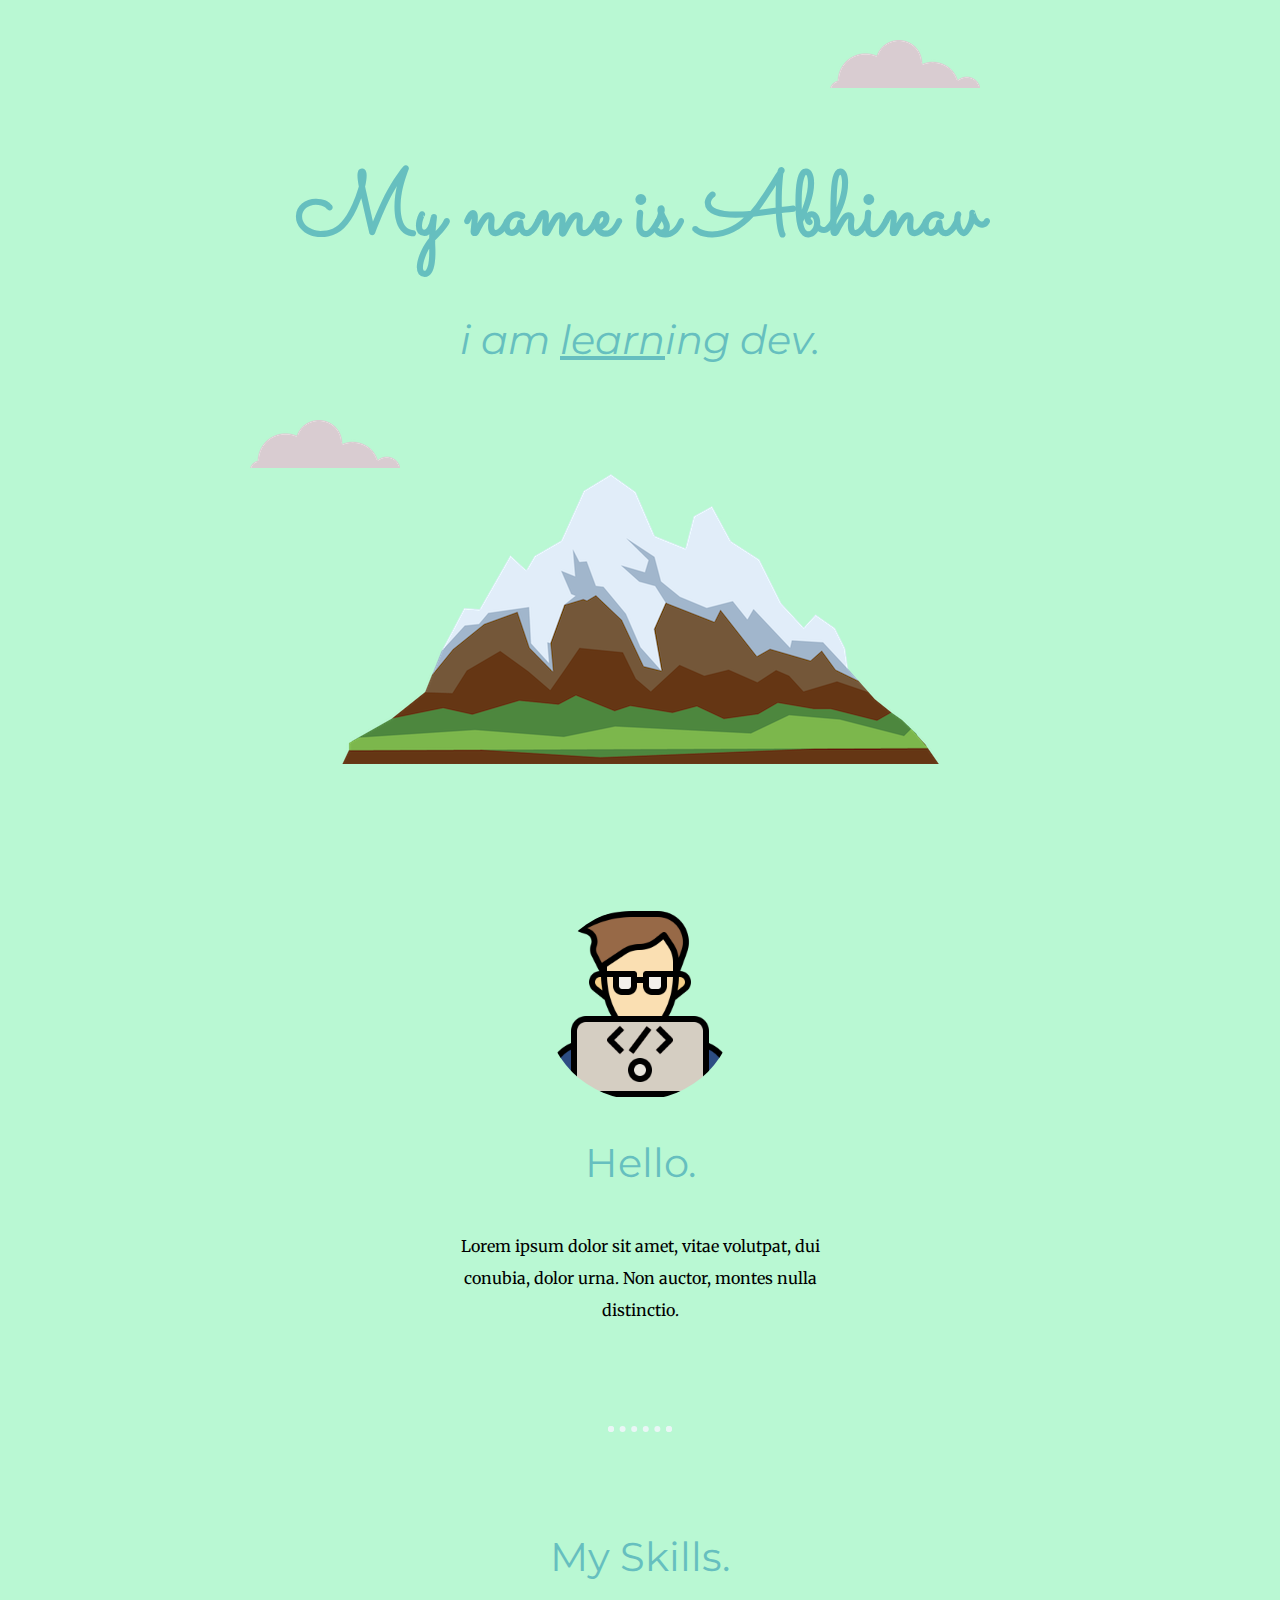
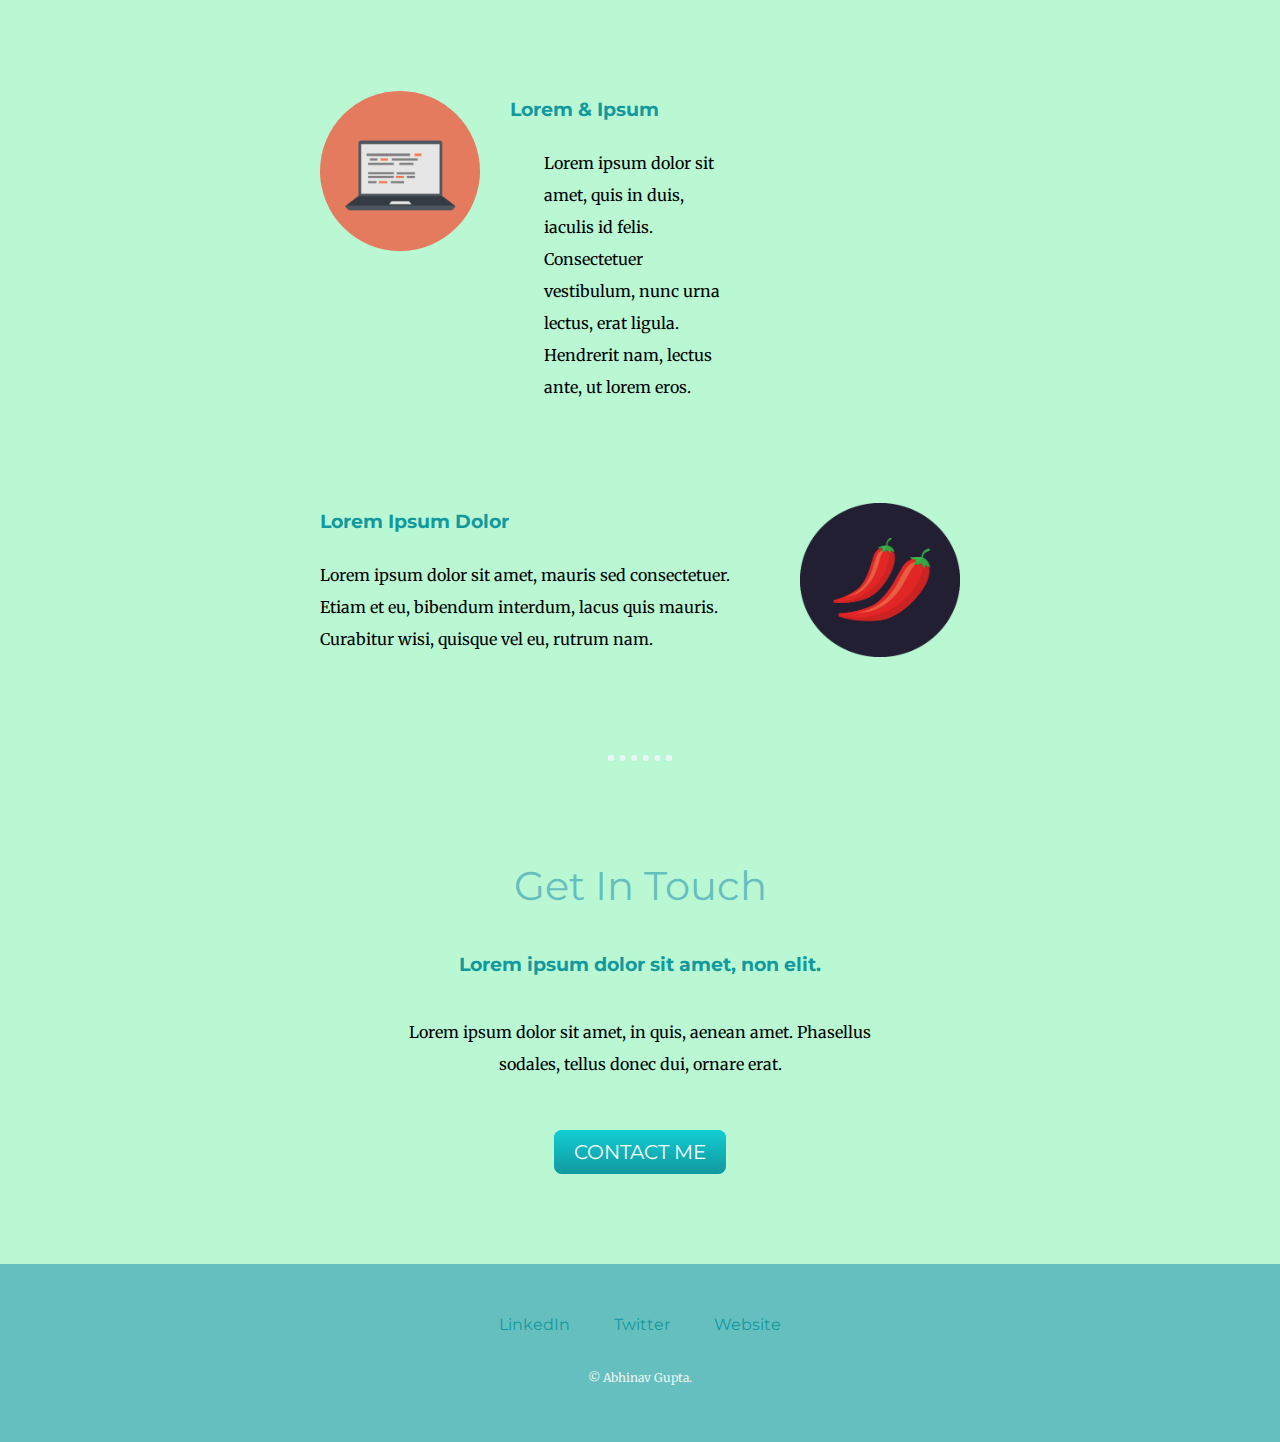
<file: index.html>
<!DOCTYPE html>
<html lang="en" dir="ltr">

<head>
  <meta charset="utf-8">
  <link rel="icon" href="coding.png">
  <link rel="stylesheet" href="style.css">

  <link rel="preconnect" href="https://fonts.googleapis.com">
  <link rel="preconnect" href="https://fonts.gstatic.com" crossorigin>
  <link href="https://fonts.googleapis.com/css2?family=Merriweather&family=Montserrat&family=Sacramento&display=swap" rel="stylesheet">
  <title>Abhinav</title>
</head>

<body>
  <div class="top-container">
    <img class="top-cloud" src="cloud.png" alt="cloud-img">
    <h1>My name is Abhinav</h1>
    <h2><em>i am <span class="underline">learn</span>ing dev.</em></h2>
    <img class="bottom-cloud" src="cloud.png" alt="cloud-img">
    <img src="mountain.png" alt="mountain-img">
  </div>
  <div class="middle-container">
    <div class="profile">
      <img class="profile-pic"src="coding.png" alt="">
      <h2>Hello.</h2>
      <p class="intro">Lorem ipsum dolor sit amet, vitae volutpat, dui conubia, dolor urna. Non auctor, montes nulla distinctio.</p>
    </div>
    <hr>
    <div class="skills">
      <h2>My Skills.</h2>
      <div class="skill-row">
        <img class="code-img" src="computer.png" alt="">
        <h3>Lorem & Ipsum</h3>
        <p class="intro">Lorem ipsum dolor sit amet, quis in duis, iaculis id felis. Consectetuer vestibulum, nunc urna lectus, erat ligula. Hendrerit nam, lectus ante, ut lorem eros.</p>
      </div>
      <div class="skill-row">
        <img class="chilli-img" src="chillies.png" alt="">
        <h3>Lorem Ipsum Dolor</h3>
        <p>Lorem ipsum dolor sit amet, mauris sed consectetuer. Etiam et eu, bibendum interdum, lacus quis mauris. Curabitur wisi, quisque vel eu, rutrum nam.</p>
      </div>
    </div>
    <hr>
    <div class="contact-me">
      <h2>Get In Touch</h2>
      <h3>Lorem ipsum dolor sit amet, non elit.</h3>
      <p class="contact-message">Lorem ipsum dolor sit amet, in quis, aenean amet. Phasellus sodales, tellus donec dui, ornare erat.</p>
      <a class="btn" href="mailto:abhinavgupta10101@gmail.com">CONTACT ME</a>
    </div>
  </div>


  <div class="bottom-container">
    <a class="footer-link" href="https://www.linkedin.com/">LinkedIn</a>
    <a class="footer-link" href="https://twitter.com/Abhinav93639176">Twitter</a>
    <a class="footer-link" href="https://www.appbrewery.co/">Website</a>
    <p class="copyright">© Abhinav Gupta.</p>
  </div>

</body>

</html>
</file>
<file: style.css>
body{
  margin: 0px;
  text-align:center;
  background-color: #B9F8D3;
  font-family:'Merriweather',serif;
}
.top-cloud {
  position: absolute;
  right: 300px;
  top: 40px;
}

.bottom-cloud {
  position: absolute;
  left: 250px;
  bottom: 300px;
}
.middle-container{
  margin: 100px 0;
}
.top-container{
  position: relative;
  padding-top: 100px;
}

  .bottom-container {
    margin-top: 20px;
    background-color: #66BFBF;
    padding: 50px 0 20px;
  }

h1 {
  color: #66BFBF;
  font-size: 5.625rem;
  margin: 50px auto 0 auto;
  font-family: 'Sacramento', cursive;
}

h2 {
  color: #66BFBF;
  font-family: 'Montserrat', sans-serif;
  font-size: 2.5rem;
  font-weight: normal;
  padding-bottom: 10px;
}

h3 {
  color: #11999E;
  font-family: 'Montserrat', sans-serif;
}
a{
  color: #11999E;
  font-family: 'Montserrat', sans-serif;
  margin: 10px 20px;
  text-decoration: none;
}
a:hover {
  color: #EAF6F6;
}
.contact-message {
  width: 40%;
  margin: 40px auto 60px;
}
.intro {
  width: 30%;
  margin: auto;
}

hr {
  border: dotted #EAF6F6 6px;
  border-bottom: none;
  width: 4%;
  margin: 100px auto;
}
.skill-row {
  width: 50%;
  margin: 100px auto 100px auto;
  text-align: left;
  line-height: 2;
}
.profile-pic{
  width:15%;
  border-radius: 50%;
  margin-top: 40px;

}
.code-img {
  width: 25%;
  float: left;
  margin-right: 30px;
  border-radius: 50%;
}

.chilli-img {
  width: 25%;
  float: right;
  margin-left: 30px;
}
.underline{
  text-decoration: underline;
}
.copyright {
  color: #EAF6F6;
  font-size: 0.75rem;
  padding: 20px 0;
}
p{
  line-height: 2;
}
.btn {
  background: #11cdd4;
  background-image: -webkit-linear-gradient(top, #11cdd4, #11999e);
  background-image: -moz-linear-gradient(top, #11cdd4, #11999e);
  background-image: -ms-linear-gradient(top, #11cdd4, #11999e);
  background-image: -o-linear-gradient(top, #11cdd4, #11999e);
  background-image: linear-gradient(to bottom, #11cdd4, #11999e);
  -webkit-border-radius: 8;
  -moz-border-radius: 8;
  border-radius: 8px;
  font-family: 'Montserrat', sans-serif;
  color: #ffffff;
  font-size: 20px;
  padding: 10px 20px 10px 20px;
  text-decoration: none;
}

.btn:hover {
  background: #30e3cb;
  background-image: -webkit-linear-gradient(top, #30e3cb, #2bc4ad);
  background-image: -moz-linear-gradient(top, #30e3cb, #2bc4ad);
  background-image: -ms-linear-gradient(top, #30e3cb, #2bc4ad);
  background-image: -o-linear-gradient(top, #30e3cb, #2bc4ad);
  background-image: linear-gradient(to bottom, #30e3cb, #2bc4ad);
  text-decoration: none;
}
</file>
